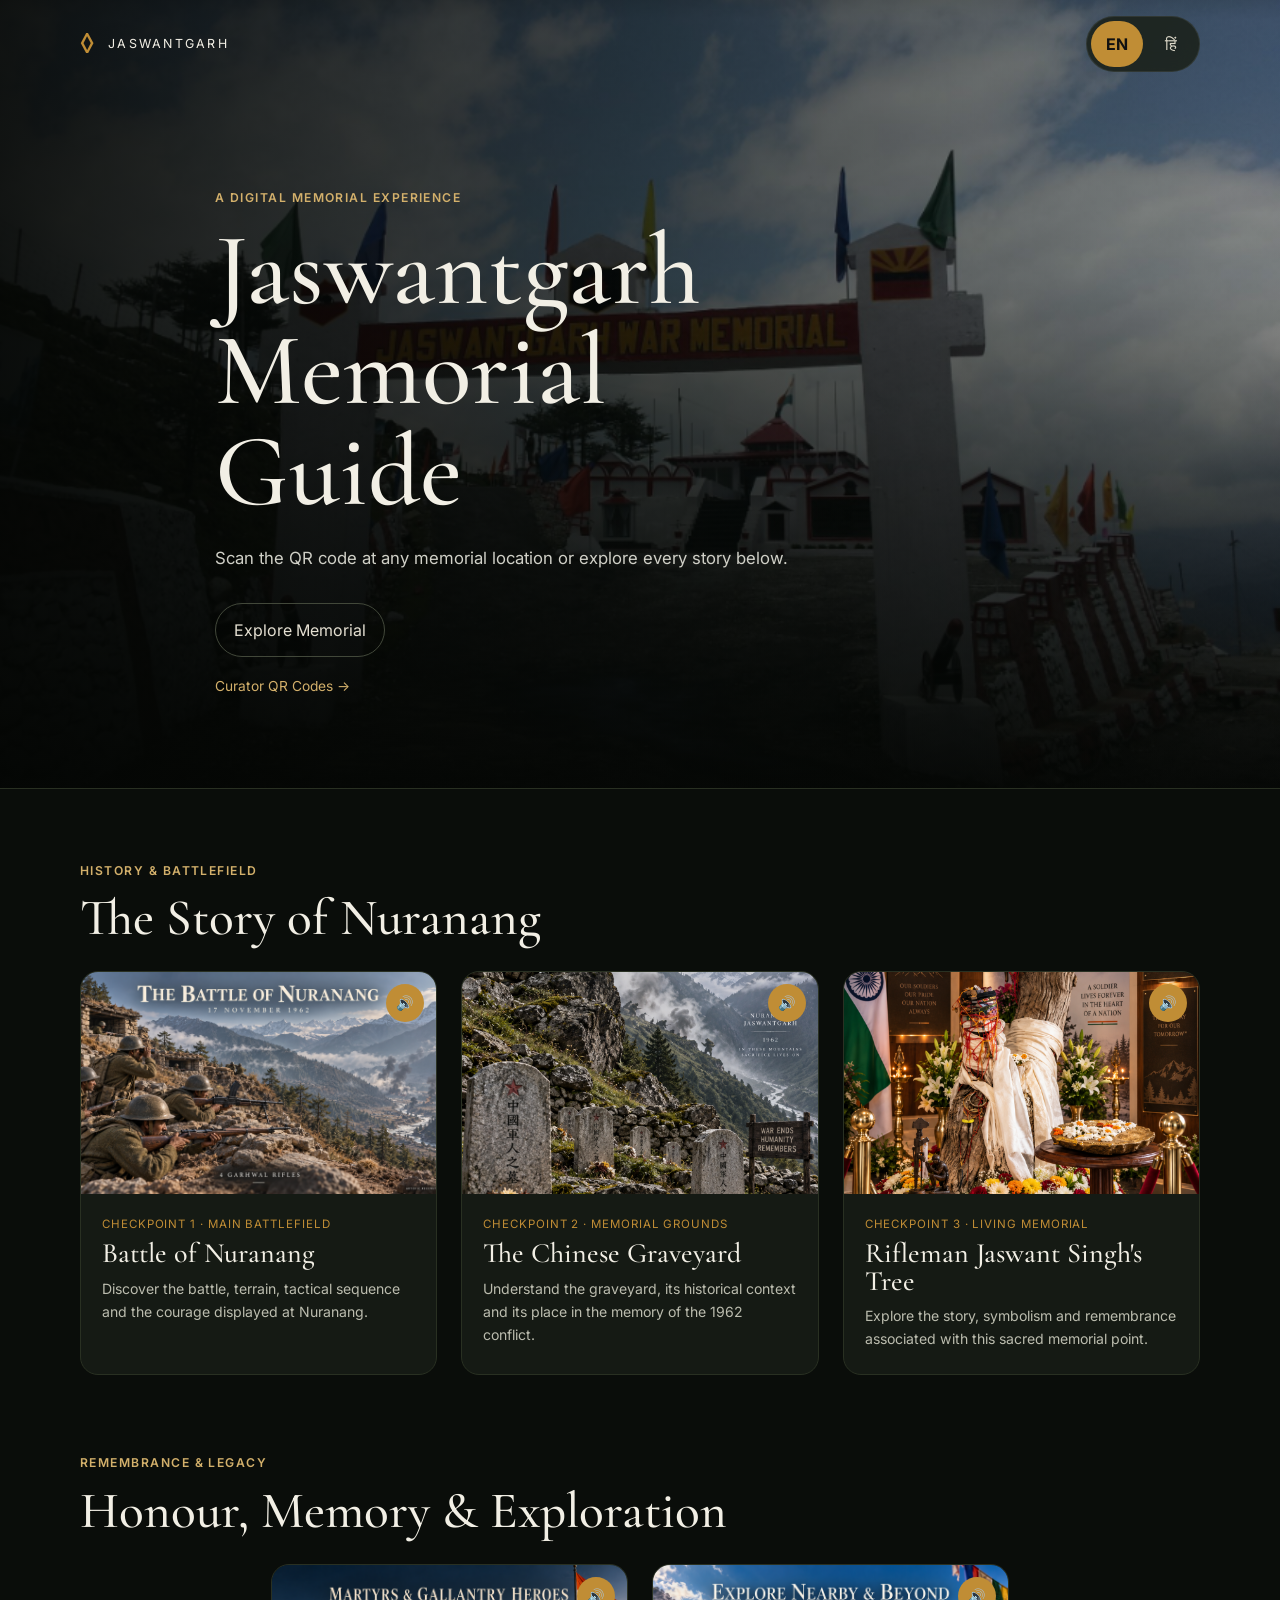
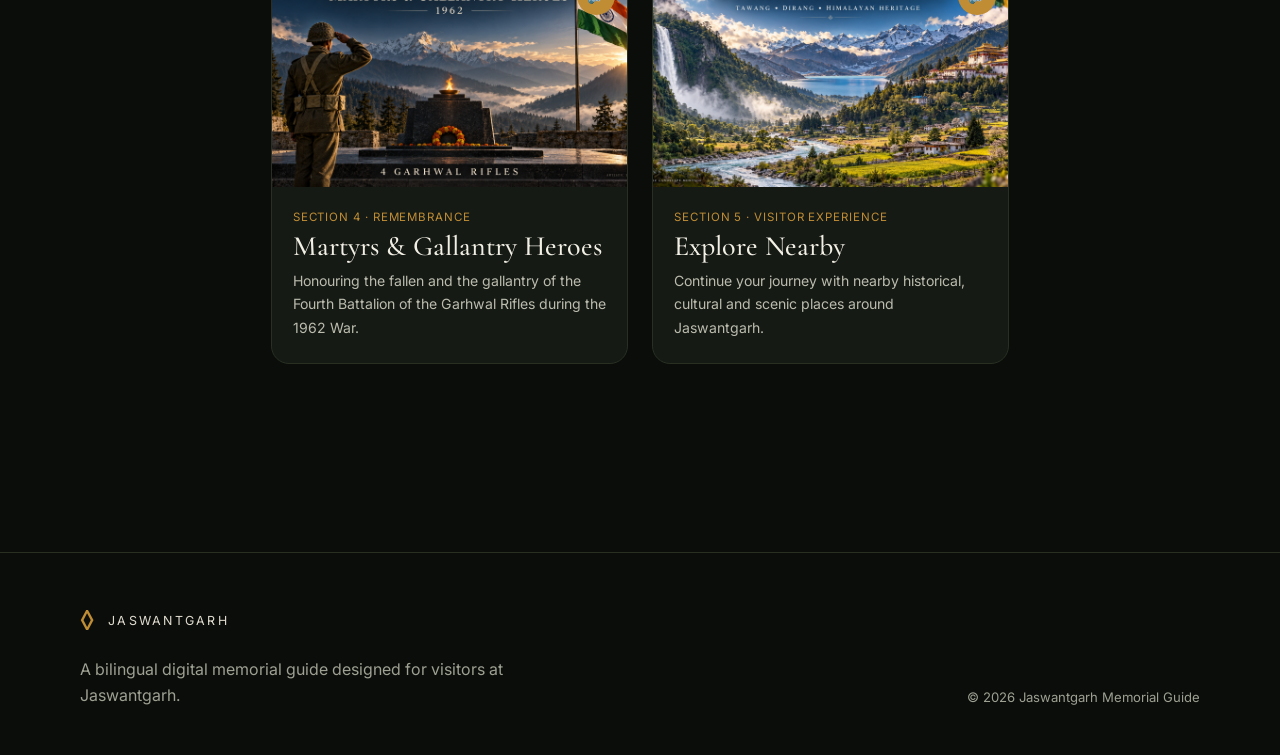
<file: index.html>
<!doctype html>
<html lang="en">
<head>
  <meta charset="utf-8" />
  <meta name="viewport" content="width=device-width, initial-scale=1" />
  <meta name="theme-color" content="#0b0e0b" />
  <title>Jaswantgarh Memorial Guide</title>
  <meta name="description" content="Bilingual digital guide for Jaswantgarh Memorial." />
  <link rel="preconnect" href="https://fonts.googleapis.com">
  <link rel="preconnect" href="https://fonts.gstatic.com" crossorigin>
  <link href="https://fonts.googleapis.com/css2?family=Cormorant+Garamond:wght@500;600&family=Inter:wght@400;500;600&display=swap" rel="stylesheet">
  <link rel="stylesheet" href="styles.css" />
</head>
<body>
  <header class="hero hero-home" style="--hero:url('assets/images/hero.svg')">
    <nav class="nav wrap">
      <a class="brand" href="index.html" aria-label="Jaswantgarh Memorial Guide home">
        <span class="shield">◊</span>
        <span class="brand-text">JASWANTGARH</span>
      </a>

      <div class="language-switch" aria-label="Language selector">
        <button class="lang-btn active" data-lang="en" type="button">EN</button>
        <button class="lang-btn" data-lang="hi" type="button">हिं</button>
      </div>
    </nav>

    <div class="hero-overlay"></div>

    <div class="hero-content wrap">
      <p class="eyebrow" data-i18n="heroEyebrow">A DIGITAL MEMORIAL EXPERIENCE</p>
      <h1 data-i18n="heroTitle">Jaswantgarh Memorial<br>Guide</h1>
      <p class="hero-copy" data-i18n="heroCopy">
        Scan the QR code at any memorial location or explore every story below.
      </p>
      <a class="outline-btn" href="#exhibits" data-i18n="exploreBtn">Explore Memorial</a>
      <a class="text-link curator-link" href="qr-codes.html">Curator QR Codes →</a>
    </div>
  </header>

  <main id="exhibits" class="content wrap">
    <section class="section-block">
      <div class="section-heading">
        <p class="eyebrow" data-i18n="storyKicker">HISTORY & BATTLEFIELD</p>
        <h2 data-i18n="storyHeading">The Story of Nuranang</h2>
      </div>
      <div id="history-grid" class="card-grid"></div>
    </section>

    <section class="section-block">
      <div class="section-heading">
        <p class="eyebrow" data-i18n="legacyKicker">REMEMBRANCE & LEGACY</p>
        <h2 data-i18n="legacyHeading">Honour, Memory & Exploration</h2>
      </div>
      <div id="legacy-grid" class="card-grid"></div>
    </section>
  </main>

  <footer class="footer">
    <div class="wrap footer-grid">
      <div>
        <div class="brand footer-brand"><span class="shield">◊</span><span>JASWANTGARH</span></div>
        <p data-i18n="footerText">A bilingual digital memorial guide designed for visitors at Jaswantgarh.</p>
      </div>
      <p class="footer-note">© <span id="year"></span> Jaswantgarh Memorial Guide</p>
    </div>
  </footer>

  <script src="data.js"></script>
  <script src="app.js"></script>
</body>
</html>
</file>
<file: styles.css>
/* =========================================================
   JASWANTGARH MEMORIAL GUIDE
   Replace images/audio in /assets and edit text in data.js
   ========================================================= */

:root{
  --bg:#0a0d0a;
  --panel:#151a14;
  --panel-2:#10140f;
  --line:#293022;
  --text:#f2efe5;
  --muted:#bbbcae;
  --gold:#c08d35;
  --gold-soft:#d3b06b;
  --max:1120px;
  --radius:18px;
}

*{box-sizing:border-box}
html{scroll-behavior:smooth}
body{
  margin:0;
  background:var(--bg);
  color:var(--text);
  font-family:"Inter",system-ui,-apple-system,sans-serif;
  line-height:1.65;
}
img{max-width:100%;display:block}
a{color:inherit;text-decoration:none}
button{font:inherit}

.wrap{width:min(var(--max),calc(100% - 40px));margin-inline:auto}

.hero{
  position:relative;
  min-height:620px;
  background-image: url("assets/images/Nura/jaswantgarh-bg.png");
  background-size:cover;
  background-position:center;
  border-bottom:1px solid var(--line);
  overflow:hidden;
}
.hero-detail{min-height:690px}
.hero-overlay{
  position:absolute;inset:0;
  background:
    linear-gradient(90deg,rgba(4,6,4,.92) 0%,rgba(4,6,4,.65) 48%,rgba(4,6,4,.35) 100%),
    linear-gradient(0deg,rgba(4,6,4,.94) 0%,rgba(4,6,4,.15) 65%);
}
.nav{
  position:relative;
  z-index:4;
  height:88px;
  display:flex;
  align-items:center;
  justify-content:space-between;
}
.brand{display:flex;align-items:center;gap:12px;font-size:.78rem;letter-spacing:.18em}
.shield{font-size:1.7rem;color:var(--gold)}
.language-switch{
  display:flex;
  gap:4px;
  padding:4px;
  border-radius:999px;
  background:rgba(27,32,24,.85);
  border:1px solid rgba(255,255,255,.08);
  backdrop-filter:blur(10px);
}
.lang-btn{
  border:0;
  padding:10px 15px;
  min-width:48px;
  border-radius:999px;
  color:#ddd9ca;
  background:transparent;
  cursor:pointer;
}
.lang-btn.active{background:var(--gold);color:#111;font-weight:700}

.hero-content{
  position:relative;
  z-index:3;
  padding-top:100px;
  padding-bottom:90px;
  max-width:850px;
}
.detail-hero-content{padding-top:80px}
.eyebrow{
  margin:0 0 12px;
  color:var(--gold-soft);
  letter-spacing:.12em;
  font-size:.76rem;
  font-weight:600;
}
h1,h2,h3{
  font-family:"Cormorant Garamond",Georgia,serif;
  font-weight:500;
  line-height:.98;
  margin-top:0;
}
h1{font-size:clamp(3.6rem,8vw,6.5rem);max-width:850px;margin-bottom:24px}
.hero-copy{max-width:650px;color:#d0d0c7;font-size:1.05rem;margin-bottom:30px}
.outline-btn{
  display:inline-flex;
  align-items:center;
  justify-content:center;
  border:1px solid #42483a;
  padding:13px 18px;
  border-radius:999px;
  color:#e4dfd1;
  transition:.2s ease;
}
.outline-btn:hover{border-color:var(--gold);color:#fff}
.back-link{display:inline-block;margin-bottom:42px;color:#d7d2c5;font-size:.9rem}

.content{padding-block:72px 110px}
.section-block{margin-bottom:78px}
.section-heading{margin-bottom:28px}
.section-heading h2{font-size:clamp(2.2rem,4vw,3.2rem);margin-bottom:0}

.card-grid{
  display:grid;
  grid-template-columns:repeat(3,1fr);
  gap:24px;
}
.exhibit-card{
  overflow:hidden;
  background:var(--panel);
  border:1px solid var(--line);
  border-radius:var(--radius);
  transition:transform .25s ease,border-color .25s ease;
}
.exhibit-card:hover{transform:translateY(-5px);border-color:#5b5134}
.card-image-wrap{position:relative;aspect-ratio:16/10;overflow:hidden;background:#0f120f}
.card-image{width:100%;height:100%;object-fit:cover;transition:transform .35s ease}
.exhibit-card:hover .card-image{transform:scale(1.035)}
.sound-pill{
  position:absolute;right:12px;top:12px;
  width:38px;height:38px;border-radius:50%;
  display:grid;place-items:center;background:var(--gold);color:#111;font-size:.88rem;
}
.card-content{padding:21px 21px 24px}
.card-kicker{color:var(--gold);font-size:.72rem;letter-spacing:.08em;margin:0 0 6px;text-transform:uppercase}
.card-content h3{font-size:1.75rem;margin-bottom:9px}
.card-content p:last-child{
  margin:0;color:var(--muted);font-size:.88rem;
  display:-webkit-box;-webkit-box-orient:vertical;-webkit-line-clamp:3;overflow:hidden;
}

.footer{border-top:1px solid var(--line);padding:46px 0;color:#9ea092}
.footer-grid{display:flex;justify-content:space-between;gap:40px;align-items:end}
.footer-grid p{max-width:520px;margin:12px 0 0}
.footer-note{font-size:.82rem}
.footer-brand{color:#e1dccf}

/* Detail page */
.audio-box{display:flex;gap:14px;align-items:center;flex-wrap:wrap}
.audio-btn{
  border:1px solid var(--gold);
  background:var(--gold);
  color:#15130e;
  border-radius:999px;
  padding:13px 18px;
  cursor:pointer;
  font-weight:700;
}
.audio-status{color:#bcbeb3;font-size:.86rem}

.detail-main{padding:70px 0 100px}
.detail-layout{
  display:grid;
  grid-template-columns:minmax(0,1.65fr) minmax(280px,.75fr);
  gap:54px;
  align-items:start;
}
.story-panel h2{font-size:clamp(2.4rem,4vw,3.5rem)}
.prose{color:#c9cabf}
.prose p{margin:0 0 20px}
.prose strong{color:#f2efe5;font-weight:600}

.quick-panel{
  position:sticky;top:24px;
  background:var(--panel);
  border:1px solid var(--line);
  border-radius:var(--radius);
  padding:26px;
}
.quick-list{display:grid;gap:18px}
.quick-list div{padding-bottom:16px;border-bottom:1px solid var(--line)}
.quick-list div:last-child{border-bottom:0;padding-bottom:0}
.quick-list span{display:block;color:#8f9387;font-size:.77rem;text-transform:uppercase;letter-spacing:.06em}
.quick-list strong{display:block;margin-top:5px;color:#e7e2d7;font-size:.95rem}

.media-section{padding-top:84px}
.gallery-grid{display:grid;grid-template-columns:repeat(3,1fr);gap:16px}
.gallery-item{
  border:0;padding:0;background:none;cursor:zoom-in;overflow:hidden;border-radius:14px;
  border:1px solid var(--line);position:relative;
}
.gallery-item img{width:100%;aspect-ratio:4/3;object-fit:cover;transition:transform .3s ease}
.gallery-item:hover img{transform:scale(1.04)}
.gallery-caption{
  position:absolute;left:0;right:0;bottom:0;
  padding:30px 14px 12px;
  background:linear-gradient(transparent,rgba(0,0,0,.8));
  color:#f2efe5;font-size:.8rem;text-align:left;
}

.video-box,.map-box{
  min-height:360px;border:1px solid var(--line);border-radius:var(--radius);
  background:var(--panel);display:grid;place-items:center;overflow:hidden;color:#aaa;
}
.video-box video,.video-box iframe,.map-box img{width:100%;height:100%;min-height:360px;object-fit:cover;border:0}
.media-placeholder{padding:40px;text-align:center;max-width:640px}
.media-placeholder strong{display:block;color:#e8e1d0;margin-bottom:8px}

.next-section{
  display:grid;grid-template-columns:1fr 1fr;gap:18px;margin-top:88px;
  padding-top:30px;border-top:1px solid var(--line);
}
.next-card{
  min-height:110px;padding:22px;border-radius:16px;
  border:1px solid var(--line);background:var(--panel);
}
.next-card small{display:block;color:#8f9387;text-transform:uppercase;letter-spacing:.08em;margin-bottom:6px}
.next-card strong{font-family:"Cormorant Garamond",serif;font-size:1.55rem;font-weight:500}
.next-card-right{text-align:right}

.lightbox{
  position:fixed;inset:0;z-index:99;background:rgba(0,0,0,.94);
  display:grid;place-items:center;padding:50px 20px;
}
.lightbox[hidden]{display:none}
.lightbox img{max-height:78vh;max-width:min(1100px,95vw);border-radius:12px}
.lightbox p{color:#ddd8ca;text-align:center}
.lightbox-close{
  position:absolute;right:24px;top:18px;background:none;border:0;color:#fff;font-size:2.4rem;cursor:pointer;
}

/* Hindi readability */
html[lang="hi"] body{font-family:"Inter","Noto Sans Devanagari",system-ui,sans-serif}
html[lang="hi"] h1,html[lang="hi"] h2,html[lang="hi"] h3{font-family:"Inter","Noto Sans Devanagari",system-ui,sans-serif;line-height:1.15}

/* Responsive */
@media (max-width:900px){
  .card-grid{grid-template-columns:repeat(2,1fr)}
  .detail-layout{grid-template-columns:1fr}
  .quick-panel{position:static}
  .gallery-grid{grid-template-columns:repeat(2,1fr)}
}
@media (max-width:620px){
  .wrap{width:min(var(--max),calc(100% - 28px))}
  .brand-text{display:none}
  .hero{min-height:620px}
  .hero-content{padding-top:88px}
  h1{font-size:3.4rem}
  .card-grid,.gallery-grid,.next-section{grid-template-columns:1fr}
  .footer-grid{display:block}
  .footer-note{margin-top:28px!important}
  .next-card-right{text-align:left}
}


/* ====================== QR CODE TOOLS ====================== */
.curator-link{display:block;margin-top:18px;color:var(--gold-soft);font-size:.86rem}
.compact-btn{padding:9px 14px;font-size:.82rem}
.muted-copy{color:var(--muted)}

.qr-page-header{
  background:
    radial-gradient(circle at 75% 20%,rgba(192,141,53,.12),transparent 28%),
    linear-gradient(180deg,#111610,#090c09);
  border-bottom:1px solid var(--line);
}
.qr-page-intro{padding:64px 0 72px;max-width:900px;margin-left:max(20px,calc((100% - var(--max))/2))}
.qr-page-intro h1{font-size:clamp(3rem,7vw,5.6rem);margin-bottom:18px}
.qr-page-intro p:last-child{max-width:700px;color:#c0c2b7}

.qr-content{padding-top:60px}
.qr-settings{
  display:grid;
  grid-template-columns:1fr 1fr;
  gap:34px;
  padding:28px;
  margin-bottom:42px;
  border:1px solid var(--line);
  background:var(--panel);
  border-radius:var(--radius);
}
.qr-settings h2{font-size:2.2rem;margin-bottom:10px}
.qr-input-row{display:flex;gap:10px;align-items:center}
.qr-url-input{
  flex:1;min-width:0;
  border:1px solid #3a4132;
  background:#090c09;color:#eee9dc;
  border-radius:12px;padding:13px 14px;
}
.qr-warning{
  grid-column:1/-1;
  padding:14px 16px;
  border:1px solid #76562a;
  background:#21190d;
  color:#e8d4ad;
  border-radius:12px;
  font-size:.88rem;
}
.qr-warning strong{display:block;color:#f1cf8d}

.qr-grid{
  display:grid;
  grid-template-columns:repeat(3,1fr);
  gap:22px;
}
.qr-card{
  border:1px solid var(--line);
  border-radius:var(--radius);
  background:#f7f4eb;
  color:#111;
  padding:24px;
  break-inside:avoid;
}
.qr-card .card-kicker{color:#755920}
.qr-card h3{font-size:1.75rem;margin:3px 0 0;color:#111}
.qr-card-top{display:flex;gap:14px;align-items:flex-start}
.qr-number{
  display:grid;place-items:center;flex:0 0 38px;height:38px;
  border-radius:50%;background:#181d17;color:#d2a85c;font-weight:700;font-size:.8rem;
}
.qr-code-box{
  width:max-content;
  max-width:100%;
  margin:24px auto 14px;
  padding:14px;background:#fff;border:1px solid #ddd;
}
.qr-code-box img,.qr-code-box canvas{display:block;max-width:100%;height:auto!important}
.qr-scan-line{text-align:center;font-size:.72rem;letter-spacing:.05em;font-weight:700;color:#413a2a}
.qr-destination{
  margin:10px 0 0;
  color:#666;
  font-size:.68rem;
  text-align:center;
  overflow-wrap:anywhere;
}
.qr-actions{text-align:center;margin-top:18px}
.qr-card .outline-btn{color:#282b25;border-color:#aaa}

.qr-section-btn{background:rgba(11,14,11,.35)}
.qr-modal{
  position:fixed;inset:0;z-index:120;
  background:rgba(0,0,0,.91);
  display:grid;place-items:center;padding:20px;
}
.qr-modal[hidden]{display:none}
.qr-modal-card{
  position:relative;
  width:min(520px,96vw);
  max-height:94vh;overflow:auto;
  border-radius:20px;
  background:#f7f4eb;
  color:#161814;
  padding:32px;
  text-align:center;
}
.qr-modal-card h2{font-size:2.2rem;margin-bottom:10px}
.qr-modal-card .eyebrow{color:#755920}
.qr-code-large{margin-top:18px}
.qr-modal-card .lightbox-close{color:#111;top:7px;right:12px}
.qr-modal-card .qr-warning{text-align:left;margin:16px 0}

@media(max-width:900px){
  .qr-grid{grid-template-columns:repeat(2,1fr)}
  .qr-settings{grid-template-columns:1fr}
  .qr-warning{grid-column:auto}
}
@media(max-width:620px){
  .qr-grid{grid-template-columns:1fr}
  .qr-input-row{display:grid}
  .qr-page-intro{margin-left:14px}
}

@media print{
  body{background:#fff;color:#111}
  .qr-page-header .nav,.qr-settings,.footer,.qr-actions,.curator-link{display:none!important}
  .qr-page-header{background:#fff;border:0}
  .qr-page-intro{padding:15px 0 25px}
  .qr-page-intro h1{font-size:30px;color:#111}
  .qr-page-intro p{color:#333!important}
  .qr-grid{grid-template-columns:repeat(2,1fr);gap:12px}
  .qr-card{border:1px solid #999;padding:16px}
  .qr-code-box{padding:8px}
  .print-single .qr-card{display:none!important}
  .print-single .qr-card.print-target{display:block!important;width:420px;margin:0 auto}
  .qr-modal{position:static;background:#fff;padding:0}
  .qr-modal-card{box-shadow:none;width:100%;max-width:520px;margin:auto}
  body:has(.qr-modal:not([hidden])) > *:not(.qr-modal){display:none!important}
}


.prose p{
  margin:0 0 34px;
  padding:0 0 30px;
  border-bottom:1px solid rgba(255,255,255,.08);
  font-size:1rem;
  line-height:1.9;
  color:#c9cabf;
}

.story-date{
  display:block;
  margin-bottom:8px;
  color:#c79a4a;
  font-size:.72rem;
  font-weight:700;
  letter-spacing:.16em;
}

.story-title{
  display:block;
  margin-bottom:16px;
  color:#f3eee2;
  font-family:"Cormorant Garamond", Georgia, serif;
  font-size:2rem;
  line-height:1.1;
}

.prose strong{
  color:#f1e5c9;
}

.story-highlight{
  display:block;
  padding:28px;
  text-align:center;
  border:1px solid #6b5730;
  border-radius:14px;
  background:linear-gradient(
    135deg,
    rgba(192,141,53,.12),
    rgba(18,22,16,.7)
  );
  color:#d8b56d;
  font-family:"Cormorant Garamond", Georgia, serif;
  font-size:1.7rem;
  letter-spacing:.05em;
}

/* Portrait gallery on the Martyrs page */
.heroes-gallery {
  grid-template-columns: repeat(4, minmax(0, 1fr));
  gap: 22px;
}

.heroes-gallery .gallery-item {
  display: flex;
  flex-direction: column;
  height: 100%;
}

.heroes-gallery .gallery-item img {
  width: 100%;
  aspect-ratio: 3 / 4;
  object-fit: contain;
  background: #151a15;
  padding: 10px;
  box-sizing: border-box;
}

.heroes-gallery .gallery-item:hover img {
  transform: none;
}

.heroes-gallery .gallery-caption {
  display: block;
  width: 100%;
  box-sizing: border-box;
  padding: 14px 10px;
  text-align: center;
  line-height: 1.5;
}

@media (max-width: 900px) {
  .heroes-gallery {
    grid-template-columns: repeat(2, minmax(0, 1fr));
  }
}

@media (max-width: 480px) {
  .heroes-gallery {
    grid-template-columns: 1fr;
  }
}

/* Names are already included within the portrait images */
.heroes-gallery .gallery-caption {
  display: none;
}

#honour-section[hidden] {
  display: none !important;
}

#honour-search-label {
  display: block;
  margin-bottom: 10px;
  color: #e7e2d5;
}

#honour-search {
  display: block;
  width: 100%;
  max-width: 520px;
  box-sizing: border-box;
  padding: 14px 16px;
  border: 1px solid #72603a;
  border-radius: 8px;
  background: #151a15;
  color: #f5f1e6;
  font: inherit;
}

#honour-search:focus-visible,
.honour-table-wrap:focus-visible {
  outline: 2px solid #c99a3c;
  outline-offset: 4px;
}

#honour-count {
  margin: 14px 0;
  color: #c9c5b9;
}

.honour-table-wrap {
  max-height: 620px;
  overflow: auto;
  border: 1px solid #494634;
  border-radius: 10px;
}

.honour-table {
  width: 100%;
  border-collapse: separate;
  border-spacing: 0;
  text-align: left;
  font-size: 15px;
  line-height: 1.6;
}

.honour-table th {
  position: sticky;
  top: 0;
  z-index: 1;
  padding: 16px;
  background: #292d22;
  color: #e3bd68;
  border-bottom: 1px solid #74613a;
}

.honour-table td {
  padding: 13px 16px;
  color: #eee9dc;
  border-bottom: 1px solid #343a2d;
}

.honour-table tbody tr:nth-child(even) {
  background: rgba(255, 255, 255, 0.035);
}

.honour-table th:nth-child(2),
.honour-table td:nth-child(2) {
  white-space: nowrap;
}

@media (max-width: 600px) {
  .honour-table {
    min-width: 560px;
    font-size: 14px;
  }

  .honour-table th,
  .honour-table td {
    padding: 12px;
  }
}

#gallantry-section[hidden] {
  display: none !important;
}

#gallantry-note {
  max-width: 760px;
  color: #c9c5b9;
  line-height: 1.8;
}

.gallantry-group {
  margin-top: 32px;
}

.gallantry-award-heading {
  margin: 0 0 16px;
  color: #e3bd68;
  font-size: 24px;
}

.gallantry-card {
  margin-bottom: 14px;
  border: 1px solid #494634;
  border-radius: 10px;
  background: #151a15;
  overflow: hidden;
}

.gallantry-card-header {
  padding: 20px 24px;
}

summary.gallantry-card-header {
  cursor: pointer;
}

summary.gallantry-card-header::marker {
  color: #d5ac56;
}

summary.gallantry-card-header:focus-visible {
  outline: 2px solid #d5ac56;
  outline-offset: -4px;
}

.gallantry-name {
  font-size: 20px;
  font-weight: 600;
  color: #f3eee1;
  line-height: 1.6;
}

.gallantry-meta {
  display: block;
  margin-top: 7px;
  color: #d5ac56;
  font-size: 14px;
  line-height: 1.7;
}

.gallantry-prompt {
  display: block;
  margin-top: 10px;
  color: #c9c5b9;
  font-size: 14px;
  text-decoration: underline;
  text-underline-offset: 4px;
}

.gallantry-card[open] .gallantry-card-header {
  border-bottom: 1px solid #494634;
}

.gallantry-body {
  padding: 0 24px 22px;
  color: #e1ddd2;
  font-size: 16px;
  line-height: 1.9;
}

.gallantry-body p {
  margin: 18px 0 0;
}

html[lang="hi"] .gallantry-body {
  font-family: "Nirmala UI", Mangal, sans-serif;
  line-height: 2;
}

@media (max-width: 600px) {
  .gallantry-card-header {
    padding: 16px;
  }

  .gallantry-body {
    padding: 0 16px 18px;
  }

  .gallantry-name {
    font-size: 18px;
  }
}

/* Explore Nearby poster and video */
.nearby-page #map-box {
  display: block;
  padding: 0;
  overflow: hidden;
}

.nearby-page #map-box img {
  display: block;
  width: 100%;
  height: auto;
  max-height: none;
  aspect-ratio: auto;
  object-fit: contain;
}

.nearby-page #video-box video {
  display: block;
  width: 100%;
  height: auto;
  max-height: 75vh;
  object-fit: contain;
  background: #000;
}

/* Short descriptions with yellow place headings */
.nearby-page #story-body .nearby-place-title {
  display: block;
  margin-bottom: 6px;
  color: #efbd50;
  font-size: 21px;
  font-weight: 700;
  line-height: 1.5;
}

body.nearby-page #story-body > p {
  margin: 0;
  padding: 18px 0;
  border: 0;
  border-bottom: 1px solid rgba(239, 189, 80, 0.15);
  background: none;
  box-shadow: none;
  border-radius: 0;
  font-size: 17px;
  line-height: 1.8;
}

body.nearby-page #story-body > p:last-child {
  border-bottom: 0;
}

.nearby-place-title a {
  color: #efbd50;
  text-decoration: underline;
  text-decoration-thickness: 1px;
  text-underline-offset: 5px;
}

.nearby-place-title a::after {
  content: " ↗";
  font-size: 0.8em;
}

.nearby-place-title a:hover {
  color: #ffe09a;
}

.nearby-place-title a:focus-visible {
  outline: 2px solid #efbd50;
  outline-offset: 5px;
}

/* Centre the two remaining legacy cards */
/* Same card width as the three-card row above */
#legacy-grid {
  grid-template-columns: repeat(2, minmax(0, 1fr));
  width: calc((100% - 48px) * 2 / 3 + 24px);
  max-width: none;
  margin-inline: auto;
}

/* Match the two-column layout on tablets */
@media (max-width: 1000px) {
  #legacy-grid {
    width: 100%;
  }
}

@media (max-width: 620px) {
  #legacy-grid {
    grid-template-columns: 1fr;
    width: 100%;
  }
}
</file>
